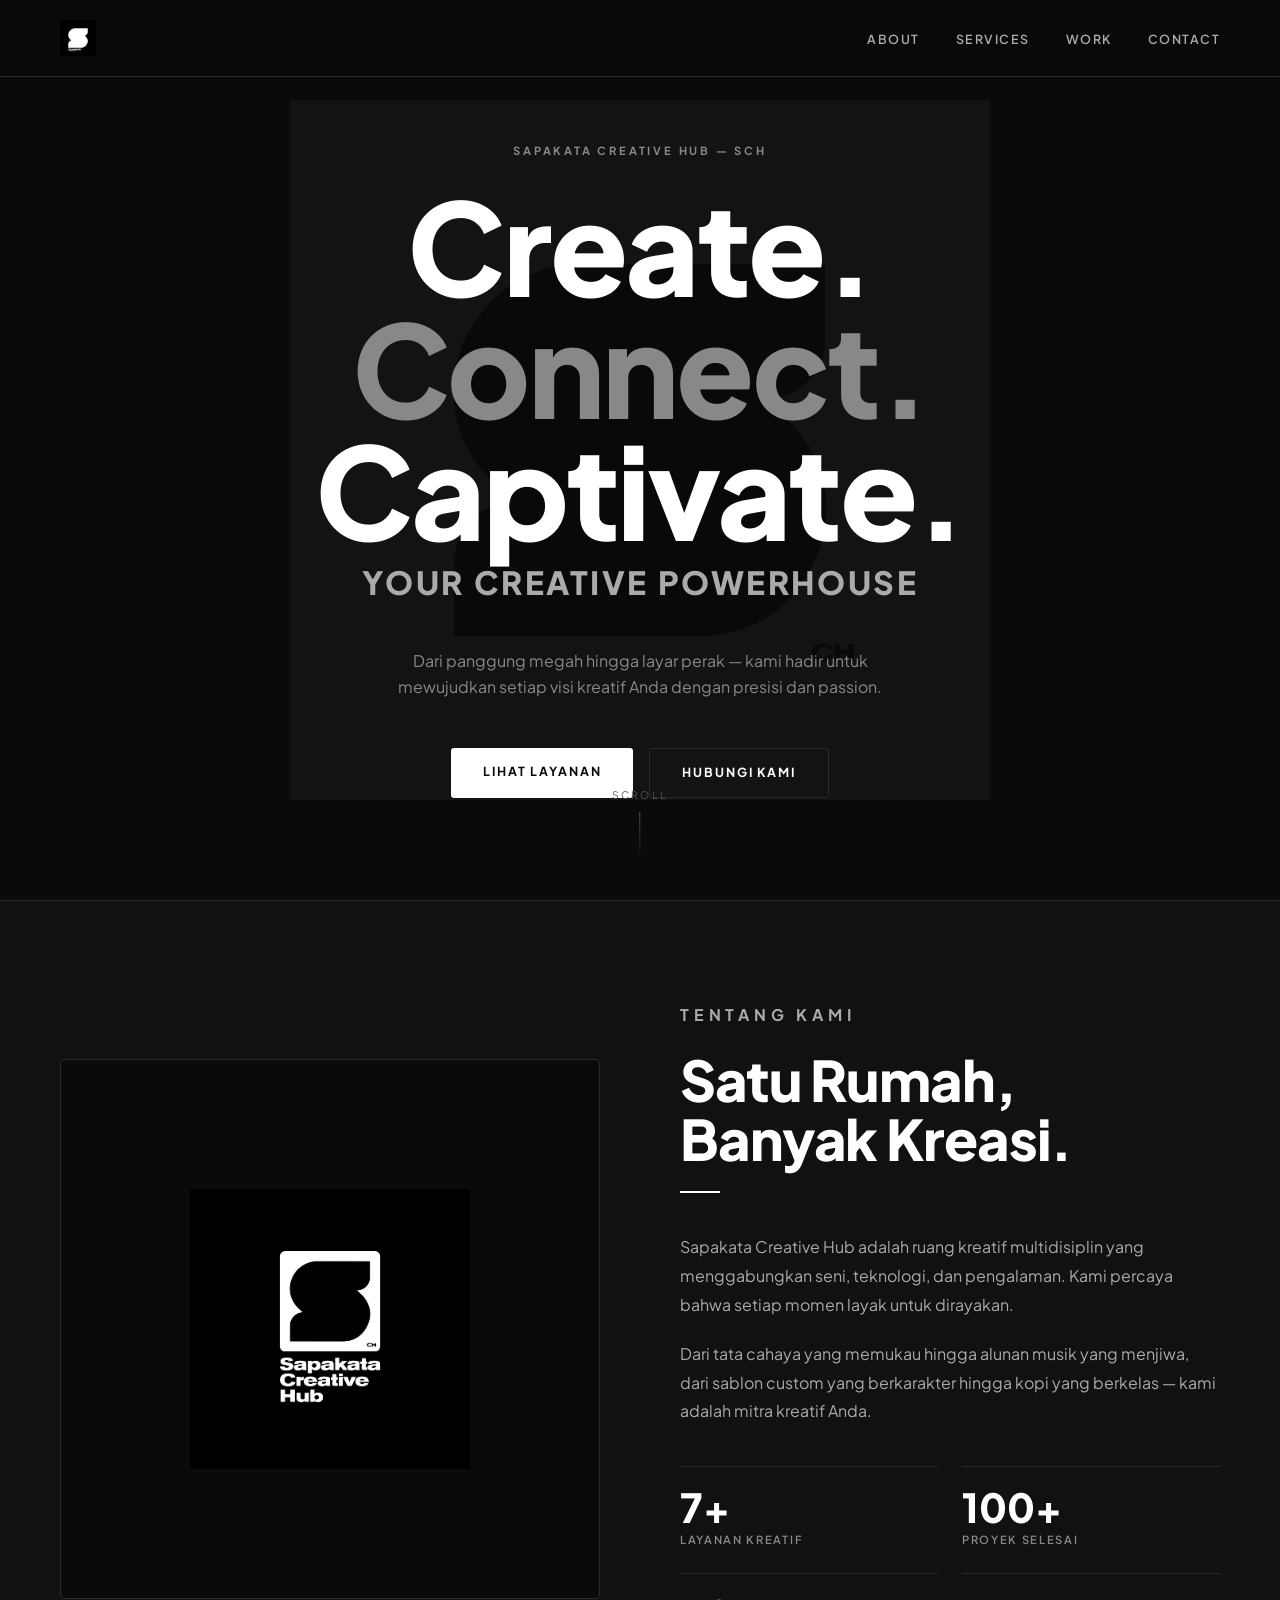
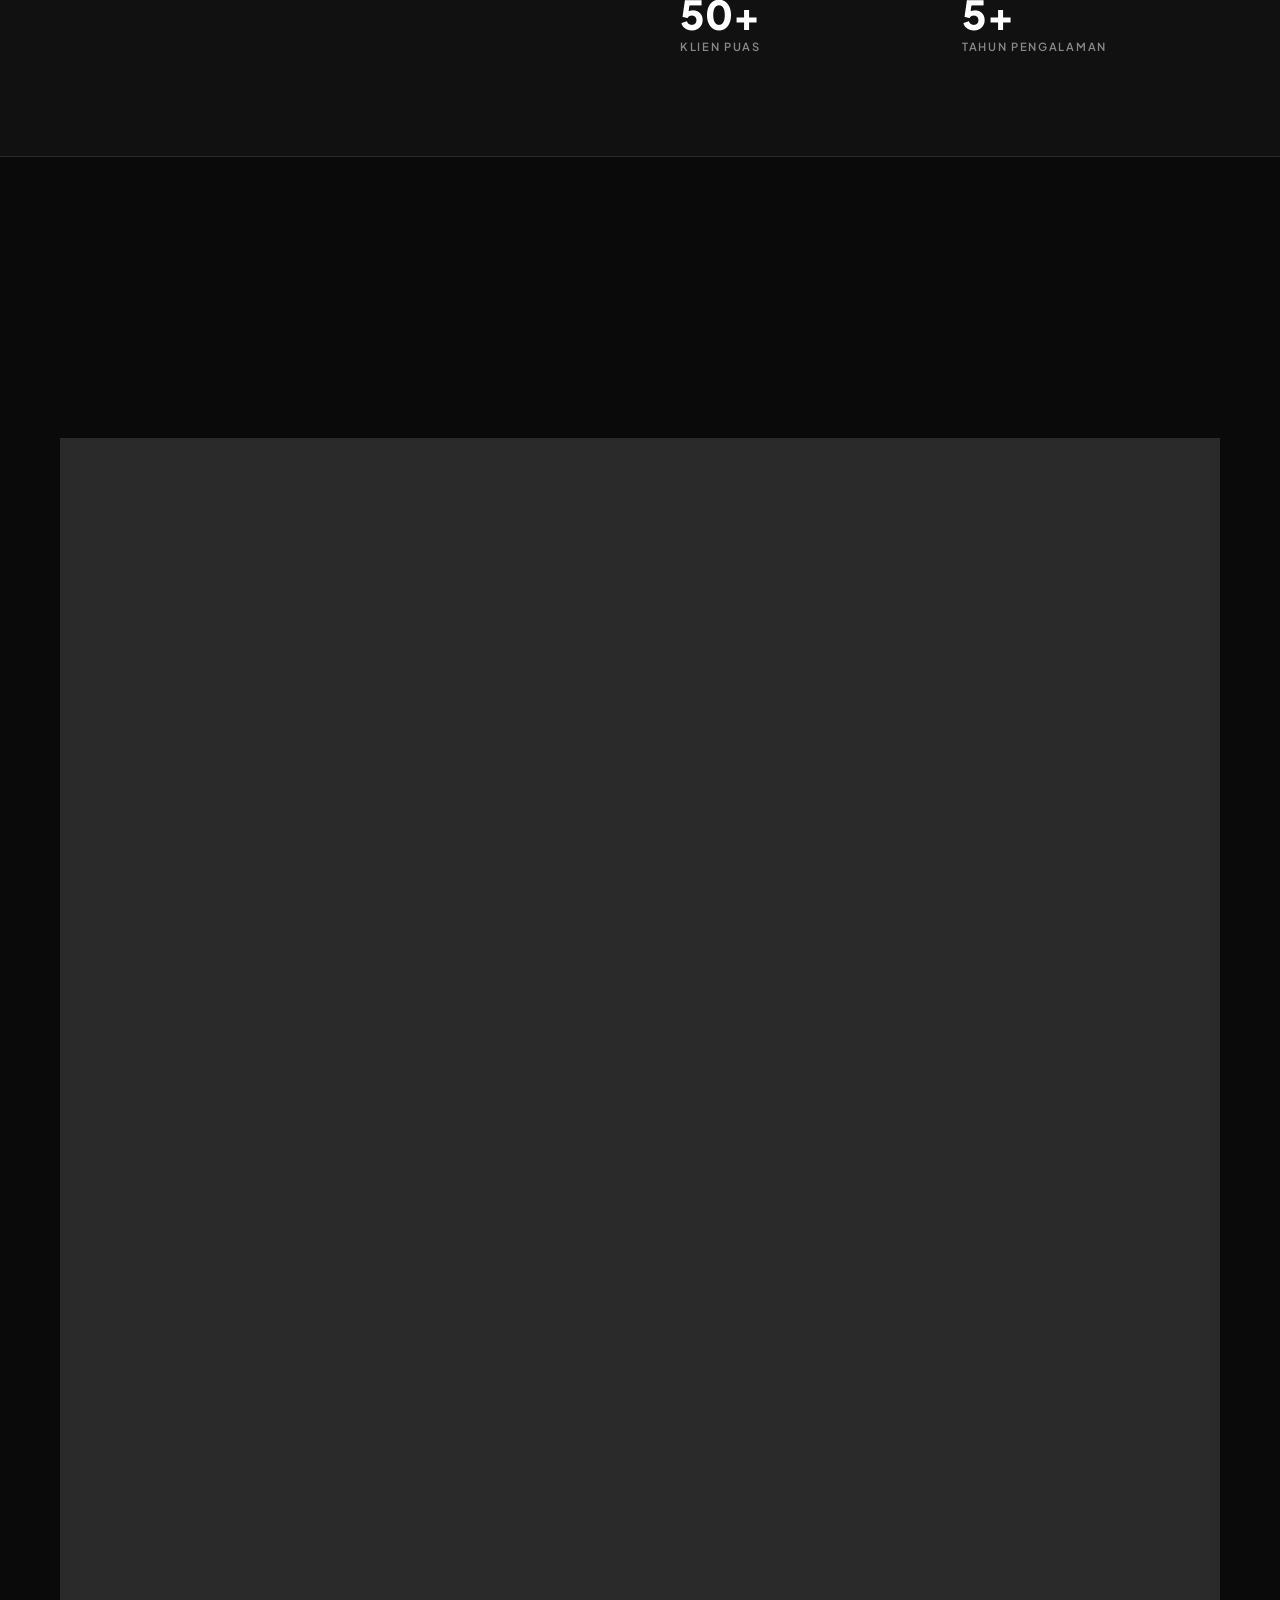
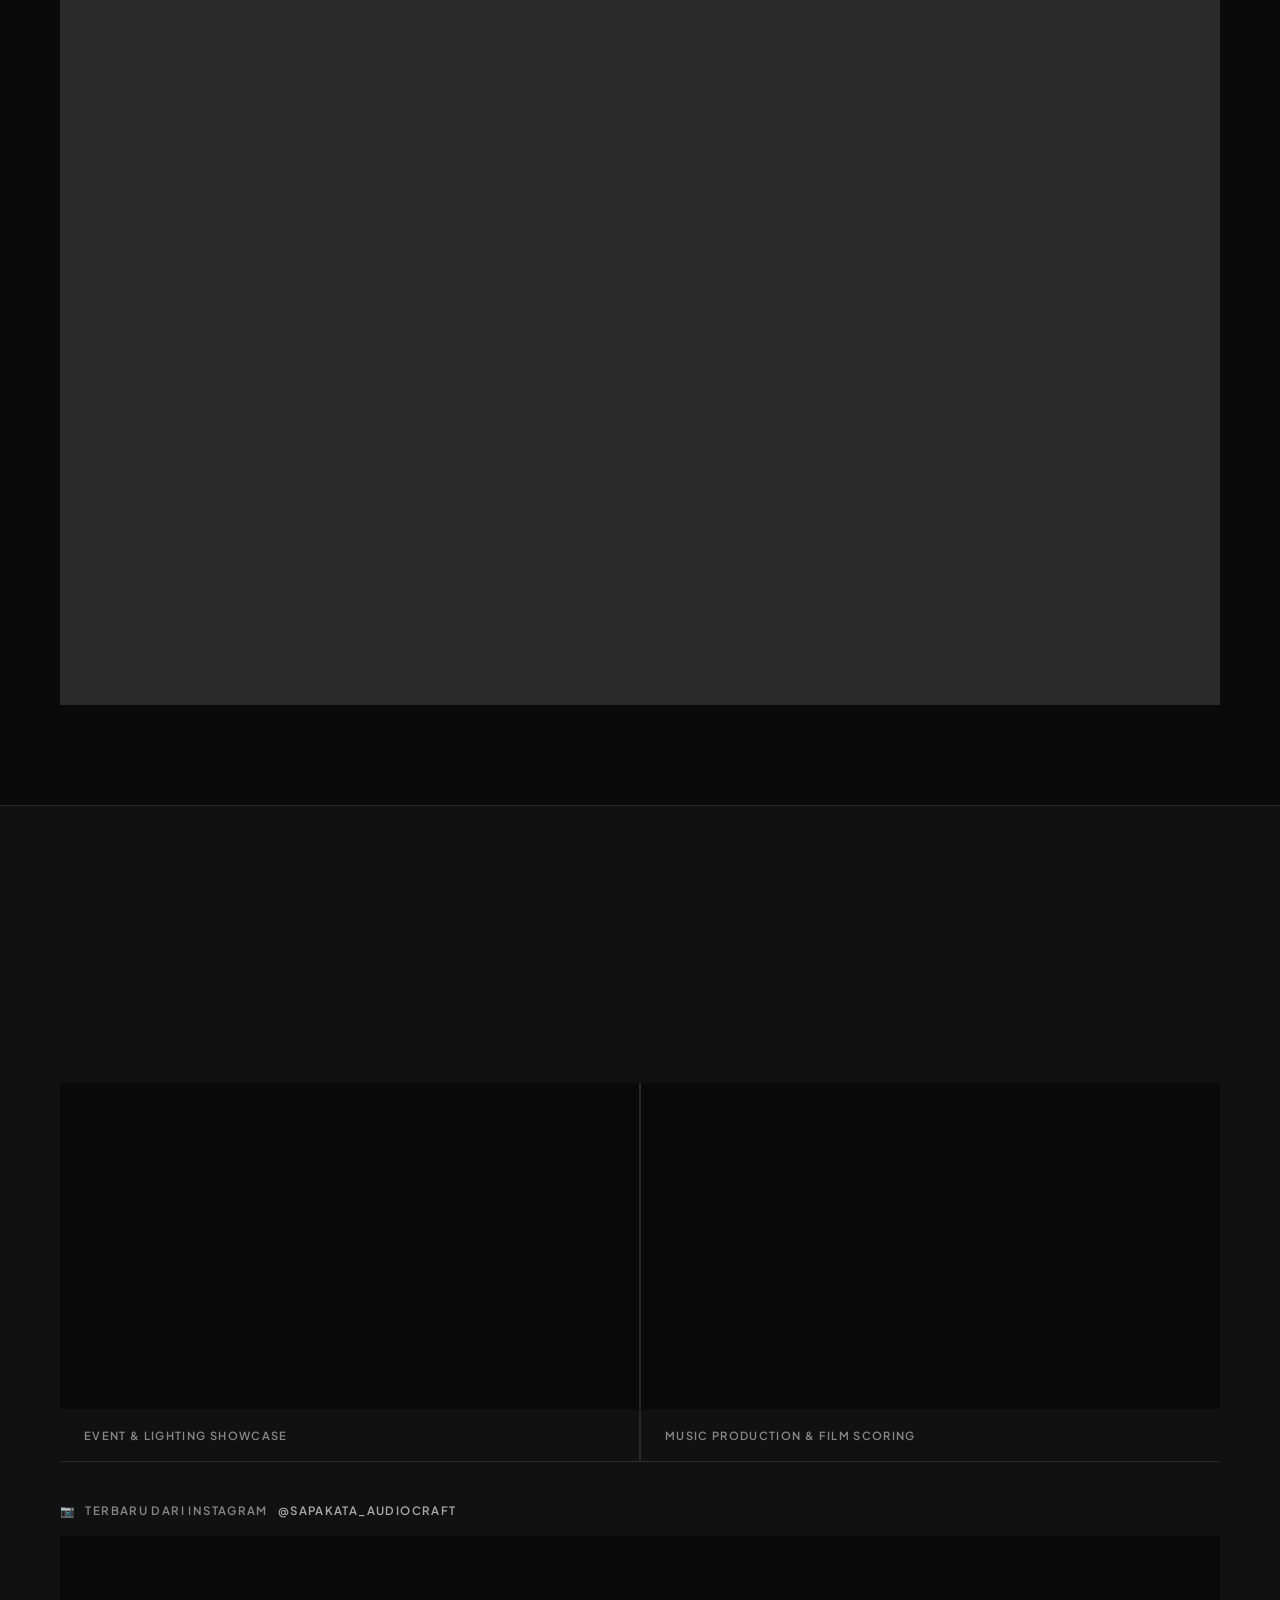
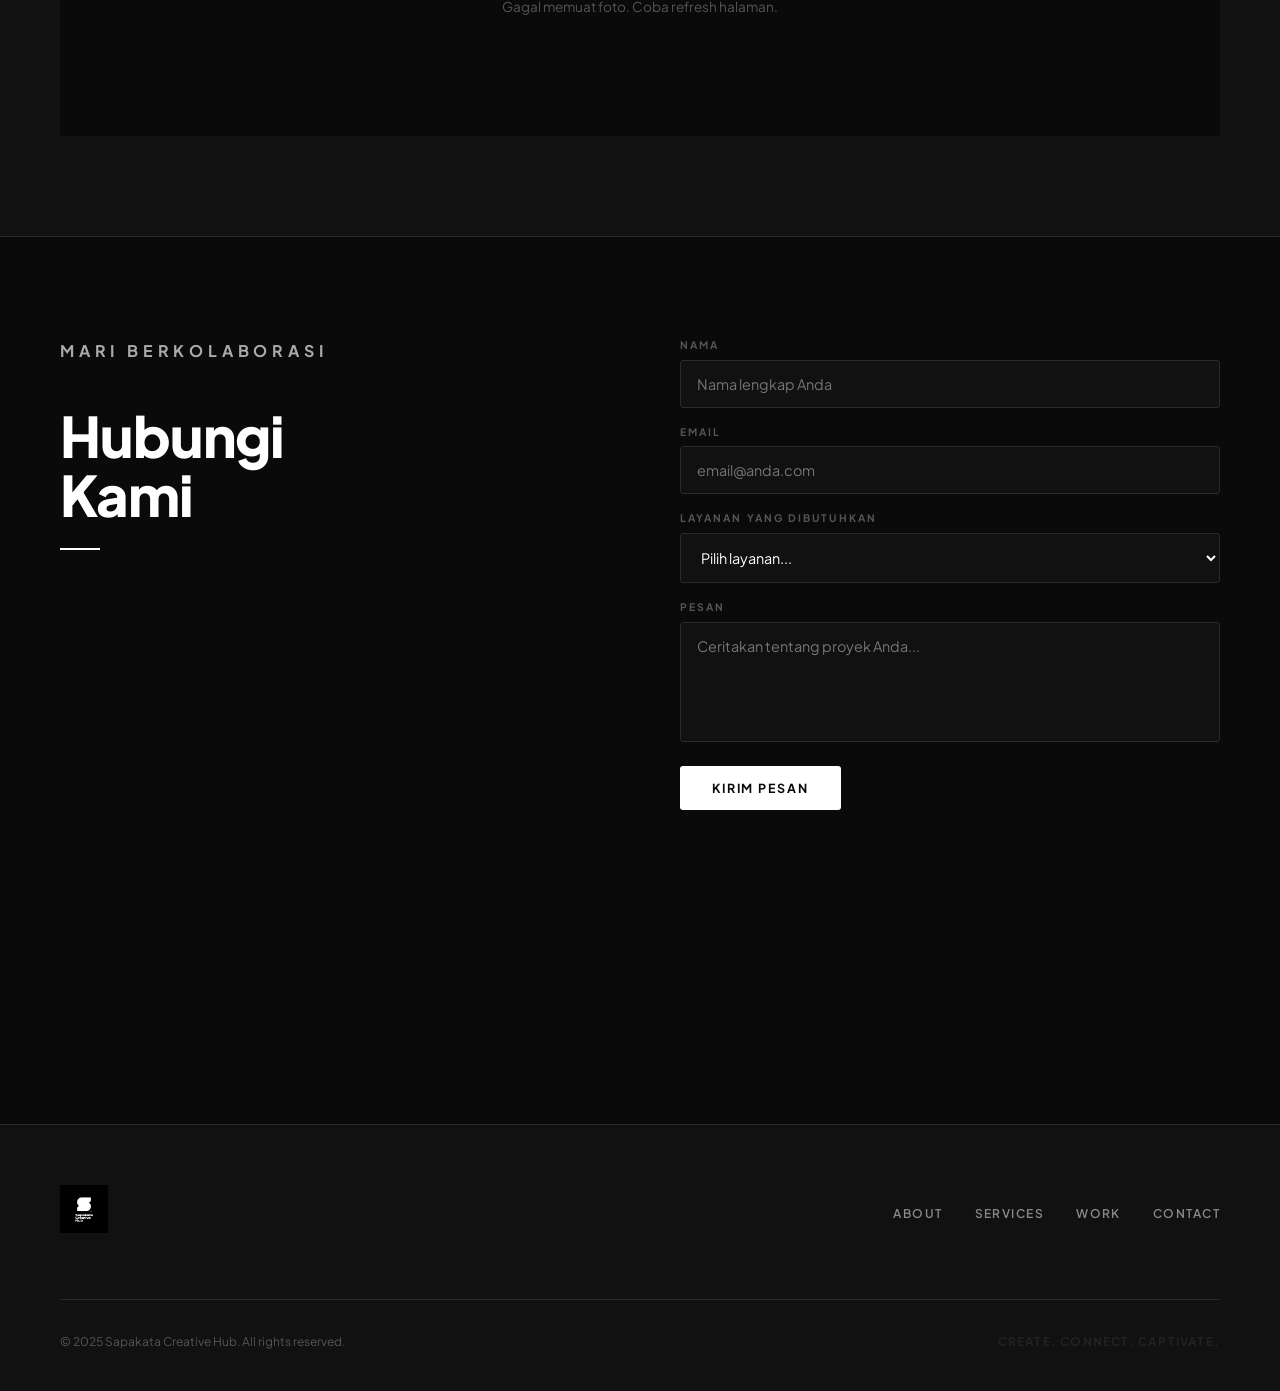
<file: index.html>
<!DOCTYPE html>
<html lang="id">
<head>
  <meta charset="UTF-8" />
  <meta name="viewport" content="width=device-width, initial-scale=1.0" />
  <title>Sapakata Creative Hub</title>
  <meta name="description" content="Sapakata Creative Hub — Lighting & Sound, Event Management, Custom Sablon, Food & Drink, Film & Dokumentari, Music Production, Film Scoring and Foley." />
  <meta property="og:title" content="Sapakata Creative Hub" />
  <meta property="og:description" content="Your one-stop creative powerhouse." />
  <meta property="og:image" content="assets/logo/sapakata n-02.png" />
  <link rel="icon" type="image/png" href="assets/logo/sapakata n-01.png" />
  <link rel="preconnect" href="https://fonts.googleapis.com" />
  <link rel="preconnect" href="https://fonts.gstatic.com" crossorigin />
  <link href="https://fonts.googleapis.com/css2?family=Plus+Jakarta+Sans:wght@400;600;700;800;900&display=swap" rel="stylesheet" />
  <link rel="stylesheet" href="style.css" />
</head>
<body>

  <!-- ===== NAVBAR ===== -->
  <nav>
    <a href="#hero" class="nav-logo">
      <img src="assets/logo/sapakata n-08.png" alt="Sapakata Creative Hub" />
    </a>
    <ul class="nav-links">
      <li><a href="#about">About</a></li>
      <li><a href="#services">Services</a></li>
      <li><a href="#portfolio">Work</a></li>
      <li><a href="#contact">Contact</a></li>
    </ul>
    <div class="nav-burger" id="nav-burger" aria-label="Menu">
      <span></span><span></span><span></span>
    </div>
  </nav>

  <!-- ===== MOBILE NAV ===== -->
  <div class="mobile-nav" id="mobile-nav">
    <button class="mobile-nav-close" id="mobile-close">&#x2715;</button>
    <a href="#about">About</a>
    <a href="#services">Services</a>
    <a href="#portfolio">Work</a>
    <a href="#contact">Contact</a>
  </div>

  <!-- ===== HERO ===== -->
  <section id="hero">
    <img class="hero-bg-mark" src="assets/logo/sapakata n-01.png" alt="" aria-hidden="true" />

    <p class="hero-eyebrow">Sapakata Creative Hub &mdash; SCH</p>
    <h1 class="hero-title">Create.<br /><span>Connect.</span><br />Captivate.</h1>
    <p class="hero-sub">Your Creative Powerhouse</p>
    <p class="hero-desc">
      Dari panggung megah hingga layar perak — kami hadir untuk mewujudkan setiap visi kreatif Anda dengan presisi dan passion.
    </p>
    <div class="hero-cta">
      <a href="#services" class="btn btn-white">Lihat Layanan</a>
      <a href="#contact" class="btn btn-outline">Hubungi Kami</a>
    </div>

    <div class="hero-scroll">
      <span>Scroll</span>
      <div class="scroll-line"></div>
    </div>
  </section>

  <!-- ===== ABOUT ===== -->
  <section id="about">
    <div class="about-grid">
      <div class="about-logo-block reveal">
        <img src="assets/logo/sapakata n-04.png" alt="Sapakata Creative Hub Logo" />
      </div>
      <div class="about-text">
        <p class="section-label reveal">Tentang Kami</p>
        <h2 class="section-title reveal">Satu Rumah,<br />Banyak Kreasi.</h2>
        <div class="divider reveal"></div>
        <p class="reveal">
          Sapakata Creative Hub adalah ruang kreatif multidisiplin yang menggabungkan seni, teknologi, dan pengalaman. Kami percaya bahwa setiap momen layak untuk dirayakan.
        </p>
        <p class="reveal">
          Dari tata cahaya yang memukau hingga alunan musik yang menjiwa, dari sablon custom yang berkarakter hingga kopi yang berkelas — kami adalah mitra kreatif Anda.
        </p>
        <div class="about-stats">
          <div class="stat-box reveal">
            <div class="stat-num">7+</div>
            <div class="stat-label">Layanan Kreatif</div>
          </div>
          <div class="stat-box reveal">
            <div class="stat-num">100+</div>
            <div class="stat-label">Proyek Selesai</div>
          </div>
          <div class="stat-box reveal">
            <div class="stat-num">50+</div>
            <div class="stat-label">Klien Puas</div>
          </div>
          <div class="stat-box reveal">
            <div class="stat-num">5+</div>
            <div class="stat-label">Tahun Pengalaman</div>
          </div>
        </div>
      </div>
    </div>
  </section>

  <!-- ===== SERVICES ===== -->
  <section id="services">
    <div class="services-header">
      <p class="section-label reveal">Apa yang Kami Lakukan</p>
      <h2 class="section-title reveal">Layanan Kami</h2>
      <div class="divider reveal"></div>
    </div>

    <div class="services-grid">

      <div class="service-card reveal">
        <p class="service-num">01</p>
        <span class="service-icon">&#127818;</span>
        <h3 class="service-name">Lighting &amp; Sound</h3>
        <p class="service-desc">Tata cahaya dan sistem audio profesional untuk konser, event korporat, pernikahan, dan pertunjukan panggung. Kami menghadirkan atmosfer yang memukau.
      </div>

      <div class="service-card reveal">
        <p class="service-num">02</p>
        <span class="service-icon">&#127881;</span>
        <h3 class="service-name">Event Management</h3>
        <p class="service-desc">Perencanaan dan eksekusi event dari A sampai Z. Corporate gathering, product launch, festival, pernikahan — kami pastikan setiap detail berjalan sempurna.</p>
      </div>

      <div class="service-card reveal">
        <p class="service-num">03</p>
        <span class="service-icon">&#128392;</span>
        <h3 class="service-name">Custom Sablon</h3>
        <p class="service-desc">Cetak kaos, merchandise, dan apparel custom berkualitas tinggi. Desain unik, hasil tahan lama, cocok untuk seragam tim, branding event, hingga koleksi personal.</p[...]
      </div>

      <div class="service-card reveal">
        <p class="service-num">04</p>
        <span class="service-icon">&#127860;</span>
        <h3 class="service-name">Food &amp; Drink</h3>
        <p class="service-desc">Layanan catering dan konsep F&amp;B kreatif untuk berbagai acara. Dari coffee break profesional hingga gala dinner mewah — kami sajikan pengalaman kuliner yang b[...]
      </div>

      <div class="service-card reveal">
        <p class="service-num">05</p>
        <span class="service-icon">&#127909;</span>
        <h3 class="service-name">Film &amp; Dokumentari</h3>
        <p class="service-desc">Produksi video, film pendek, dan dokumentari yang kuat secara naratif dan estetika. Kami mendokumentasikan kisah Anda dengan sudut pandang sinematik yang autentik.[...]
      </div>

      <div class="service-card reveal">
        <p class="service-num">06</p>
        <span class="service-icon">&#127911;</span>
        <h3 class="service-name">Music Production</h3>
        <p class="service-desc">Rekaman, mixing, dan mastering di studio dengan peralatan profesional. Dari single indie hingga album penuh — kami wujudkan suara Anda menjadi karya yang siap rilis.
      </div>

      <div class="service-card reveal">
        <p class="service-num">07</p>
        <span class="service-icon">&#127908;</span>
        <h3 class="service-name">Film Scoring &amp; Foley</h3>
        <p class="service-desc">Komposisi musik orisinal dan desain suara untuk film, iklan, dan konten digital. Setiap frame mendapatkan nyawanya melalui scoring dan foley yang presisi.</p>
      </div>

    </div>
  </section>

  <!-- ===== PORTFOLIO ===== -->
  <section id="portfolio">
    <div class="portfolio-header">
      <p class="section-label reveal">Karya Kami</p>
      <h2 class="section-title reveal">Portofolio</h2>
      <div class="divider reveal"></div>
    </div>

    <!-- Video embeds -->
    <div class="portfolio-grid reveal">
      <div class="video-block">
        <iframe
          src="https://www.youtube.com/embed/dQw4w9WgXcQ?rel=0&modestbranding=1&color=white"
          title="Sapakata Creative Hub — Event Showcase"
          allow="accelerometer; autoplay; clipboard-write; encrypted-media; gyroscope; picture-in-picture"
          allowfullscreen
        ></iframe>
      </div>
      <div class="video-block">
        <iframe
          src="https://www.youtube.com/embed/9bZkp7q19f0?rel=0&modestbranding=1&color=white"
          title="Sapakata Creative Hub — Music Production"
          allow="accelerometer; autoplay; clipboard-write; encrypted-media; gyroscope; picture-in-picture"
          allowfullscreen
        ></iframe>
      </div>
    </div>
    <div class="video-label">
      <div class="video-label-item">Event &amp; Lighting Showcase</div>
      <div class="video-label-item">Music Production &amp; Film Scoring</div>
    </div>

    <!-- Instagram feed — auto dari Behold -->
    <div class="ig-section reveal">
      <p class="ig-label">
        <span>&#x1F4F7;</span> Terbaru dari Instagram
        <a href="https://www.instagram.com/sapakata_audiocraft/" target="_blank" rel="noopener">@sapakata_audiocraft</a>
      </p>
      <div class="photo-grid" id="instagram-grid">
        <!-- Diisi oleh script.js via Behold API -->
        <div class="ig-loading" id="ig-loading">
          <span class="ig-loading-dot"></span>
          <span class="ig-loading-dot"></span>
          <span class="ig-loading-dot"></span>
        </div>
      </div>
    </div>
  </section>

  <!-- ===== CONTACT ===== -->
  <section id="contact">
    <div class="contact-inner">
      <div class="contact-info">
        <p class="section-label reveal">Mari Berkolaborasi</p>
        <h2 class="section-title reveal">Hubungi<br />Kami</h2>
        <div class="divider reveal"></div>
        <p class="reveal">
          Punya ide besar? Butuh partner kreatif yang bisa mewujudkannya? Kami siap mendengar dan berkolaborasi untuk menciptakan sesuatu yang luar biasa bersama Anda.
        </p>
        <div class="contact-details reveal">
          <div class="contact-item">
            <span class="contact-item-label">Email</span>
            <span class="contact-item-val"><a href="mailto:hello@sapakata.id">hello@sapakata.id</a></span>
          </div>
          <div class="contact-item">
            <span class="contact-item-label">Instagram</span>
            <span class="contact-item-val"><a href="https://instagram.com/sapakata.creativehub" target="_blank" rel="noopener">@sapakata.creativehub</a></span>
          </div>
          <div class="contact-item">
            <span class="contact-item-label">WhatsApp</span>
            <span class="contact-item-val"><a href="https://wa.me/6282280162473" target="_blank" rel="noopener">+62 822-8016-2473</a></span>
          </div>
          <div class="contact-item">
            <span class="contact-item-label">Lokasi</span>
            <span class="contact-item-val">Indonesia</span>
          </div>
        </div>
      </div>

      <form class="contact-form reveal" id="contact-form">
        <div class="form-group">
          <label for="name">Nama</label>
          <input type="text" id="name" name="name" placeholder="Nama lengkap Anda" required />
        </div>
        <div class="form-group">
          <label for="email">Email</label>
          <input type="email" id="email" name="email" placeholder="email@anda.com" required />
        </div>
        <div class="form-group">
          <label for="service">Layanan yang Dibutuhkan</label>
          <select id="service" name="service">
            <option value="">Pilih layanan...</option>
            <option>Lighting &amp; Sound</option>
            <option>Event Management</option>
            <option>Custom Sablon</option>
            <option>Food &amp; Drink</option>
            <option>Film &amp; Dokumentari</option>
            <option>Music Production</option>
            <option>Film Scoring &amp; Foley</option>
            <option>Kombinasi Layanan</option>
          </select>
        </div>
        <div class="form-group">
          <label for="message">Pesan</label>
          <textarea id="message" name="message" rows="5" placeholder="Ceritakan tentang proyek Anda..." required></textarea>
        </div>
        <div class="form-submit">
          <button type="submit" class="btn btn-white">Kirim Pesan</button>
        </div>
      </form>
    </div>
  </section>

  <!-- ===== FOOTER AREA ===== -->
  <footer>
    <div class="footer-inner">
      <div class="footer-top">
        <div class="footer-logo">
          <img src="assets/logo/sapakata n-06.png" alt="Sapakata Creative Hub" />
        </div>
        <ul class="footer-nav">
          <li><a href="#about">About</a></li>
          <li><a href="#services">Services</a></li>
          <li><a href="#portfolio">Work</a></li>
          <li><a href="#contact">Contact</a></li>
        </ul>
      </div>
      <div class="footer-bottom">
        <p class="footer-copy">&copy; 2025 Sapakata Creative Hub. All rights reserved.</p>
        <p class="footer-tagline">Create. Connect. Captivate.</p>
      </div>
    </div>
  </footer>

  <script src="script.js"></script>
</body>
</html>
</file>
<file: style.css>
/* ===== RESET & BASE ===== */
*, *::before, *::after { box-sizing: border-box; margin: 0; padding: 0; }

:root {
  --black: #0a0a0a;
  --black-soft: #111111;
  --black-mid: #1a1a1a;
  --grey-dark: #222222;
  --grey-mid: #555555;
  --grey-light: #888888;
  --grey-border: #2a2a2a;
  --white: #ffffff;
  --white-dim: #e8e8e8;
  --white-muted: #aaaaaa;
  --font: 'Plus Jakarta Sans', 'Inter', sans-serif;
}

html { scroll-behavior: smooth; }

body {
  font-family: var(--font);
  background-color: var(--black);
  color: var(--white);
  line-height: 1.6;
  overflow-x: hidden;
}

/* ===== SCROLLBAR ===== */
::-webkit-scrollbar { width: 4px; }
::-webkit-scrollbar-track { background: var(--black); }
::-webkit-scrollbar-thumb { background: var(--grey-mid); border-radius: 2px; }

/* ===== NAVBAR ===== */
nav {
  position: fixed;
  top: 0;
  left: 0;
  right: 0;
  z-index: 100;
  display: flex;
  align-items: center;
  justify-content: space-between;
  padding: 20px 60px;
  background: rgba(10, 10, 10, 0.85);
  backdrop-filter: blur(12px);
  -webkit-backdrop-filter: blur(12px);
  border-bottom: 1px solid var(--grey-border);
  transition: padding 0.3s ease;
}

nav.scrolled { padding: 14px 60px; }

.nav-logo {
  display: flex;
  align-items: center;
  gap: 12px;
  text-decoration: none;
}

.nav-logo img {
  height: 36px;
  width: auto;
}

.nav-logo span {
  font-size: 0.85rem;
  font-weight: 700;
  letter-spacing: 0.12em;
  text-transform: uppercase;
  color: var(--white);
}

.nav-links {
  display: flex;
  align-items: center;
  gap: 36px;
  list-style: none;
}

.nav-links a {
  font-size: 0.78rem;
  font-weight: 600;
  letter-spacing: 0.12em;
  text-transform: uppercase;
  color: var(--white-muted);
  text-decoration: none;
  transition: color 0.2s;
}

.nav-links a:hover { color: var(--white); }

.nav-burger {
  display: none;
  flex-direction: column;
  gap: 5px;
  cursor: pointer;
  padding: 4px;
}
.nav-burger span {
  display: block;
  width: 24px;
  height: 2px;
  background: var(--white);
  transition: all 0.3s;
}

/* ===== MOBILE NAV ===== */
.mobile-nav {
  display: none;
  position: fixed;
  inset: 0;
  background: var(--black);
  z-index: 99;
  flex-direction: column;
  align-items: center;
  justify-content: center;
  gap: 40px;
}
.mobile-nav.open { display: flex; }
.mobile-nav a {
  font-size: 2rem;
  font-weight: 800;
  letter-spacing: 0.05em;
  text-transform: uppercase;
  color: var(--white);
  text-decoration: none;
  opacity: 0.85;
  transition: opacity 0.2s;
}
.mobile-nav a:hover { opacity: 1; }
.mobile-nav-close {
  position: absolute;
  top: 24px;
  right: 28px;
  font-size: 2rem;
  cursor: pointer;
  color: var(--white-muted);
  background: none;
  border: none;
  line-height: 1;
}

/* ===== HERO ===== */
#hero {
  min-height: 100vh;
  display: flex;
  flex-direction: column;
  align-items: center;
  justify-content: center;
  text-align: center;
  padding: 120px 40px 80px;
  position: relative;
  overflow: hidden;
}

.hero-bg-mark {
  position: absolute;
  top: 50%;
  left: 50%;
  transform: translate(-50%, -50%);
  width: 70vw;
  max-width: 700px;
  opacity: 0.04;
  pointer-events: none;
  user-select: none;
}

.hero-eyebrow {
  font-size: 0.7rem;
  font-weight: 700;
  letter-spacing: 0.25em;
  text-transform: uppercase;
  color: var(--grey-light);
  margin-bottom: 24px;
  opacity: 0;
  animation: fadeUp 0.8s 0.2s forwards;
}

.hero-title {
  font-size: clamp(3rem, 10vw, 8rem);
  font-weight: 900;
  letter-spacing: -0.02em;
  line-height: 0.95;
  color: var(--white);
  margin-bottom: 8px;
  opacity: 0;
  animation: fadeUp 0.8s 0.35s forwards;
}

.hero-title span {
  color: var(--grey-light);
}

.hero-sub {
  font-size: clamp(1.2rem, 3vw, 2rem);
  font-weight: 800;
  letter-spacing: 0.08em;
  text-transform: uppercase;
  color: var(--white-muted);
  margin-bottom: 40px;
  opacity: 0;
  animation: fadeUp 0.8s 0.5s forwards;
}

.hero-desc {
  font-size: 1rem;
  font-weight: 400;
  color: var(--grey-light);
  max-width: 520px;
  margin: 0 auto 48px;
  opacity: 0;
  animation: fadeUp 0.8s 0.65s forwards;
}

.hero-cta {
  display: flex;
  gap: 16px;
  justify-content: center;
  flex-wrap: wrap;
  opacity: 0;
  animation: fadeUp 0.8s 0.8s forwards;
}

.btn {
  display: inline-block;
  padding: 14px 32px;
  font-family: var(--font);
  font-size: 0.78rem;
  font-weight: 700;
  letter-spacing: 0.15em;
  text-transform: uppercase;
  text-decoration: none;
  border-radius: 3px;
  transition: all 0.25s;
  cursor: pointer;
  border: none;
}

.btn-white {
  background: var(--white);
  color: var(--black);
}
.btn-white:hover {
  background: var(--white-dim);
  transform: translateY(-2px);
}

.btn-outline {
  background: transparent;
  color: var(--white);
  border: 1.5px solid var(--grey-border);
}
.btn-outline:hover {
  border-color: var(--white-muted);
  transform: translateY(-2px);
}

.hero-scroll {
  position: absolute;
  bottom: 40px;
  left: 50%;
  transform: translateX(-50%);
  display: flex;
  flex-direction: column;
  align-items: center;
  gap: 8px;
  opacity: 0;
  animation: fadeIn 1s 1.2s forwards;
}
.hero-scroll span {
  font-size: 0.65rem;
  letter-spacing: 0.2em;
  text-transform: uppercase;
  color: var(--grey-mid);
}
.scroll-line {
  width: 1px;
  height: 48px;
  background: linear-gradient(to bottom, var(--grey-mid), transparent);
  animation: scrollPulse 2s infinite;
}

/* ===== SECTION BASE ===== */
section { padding: 100px 60px; }

.section-label {
  font-size: 0.65rem;
  font-weight: 700;
  letter-spacing: 0.3em;
  text-transform: uppercase;
  color: var(--grey-mid);
  margin-bottom: 16px;
}

.section-title {
  font-size: clamp(2rem, 5vw, 3.5rem);
  font-weight: 900;
  letter-spacing: -0.02em;
  line-height: 1.05;
  color: var(--white);
  margin-bottom: 24px;
}

.divider {
  width: 40px;
  height: 2px;
  background: var(--white);
  margin-bottom: 40px;
}

/* ===== ABOUT ===== */
#about {
  background: var(--black-soft);
  border-top: 1px solid var(--grey-border);
}

.about-grid {
  display: grid;
  grid-template-columns: 1fr 1fr;
  gap: 80px;
  align-items: center;
  max-width: 1200px;
  margin: 0 auto;
}

.about-logo-block {
  display: flex;
  align-items: center;
  justify-content: center;
  background: var(--black);
  border: 1px solid var(--grey-border);
  border-radius: 4px;
  padding: 60px;
  aspect-ratio: 1;
}

.about-logo-block img {
  width: 100%;
  max-width: 280px;
}

.about-text p {
  font-size: 1rem;
  color: var(--white-muted);
  line-height: 1.8;
  margin-bottom: 20px;
}

.about-stats {
  display: grid;
  grid-template-columns: 1fr 1fr;
  gap: 24px;
  margin-top: 40px;
}

.stat-box {
  border-top: 1px solid var(--grey-border);
  padding-top: 20px;
}

.stat-num {
  font-size: 2.5rem;
  font-weight: 900;
  color: var(--white);
  line-height: 1;
  margin-bottom: 4px;
}

.stat-label {
  font-size: 0.7rem;
  font-weight: 600;
  letter-spacing: 0.15em;
  text-transform: uppercase;
  color: var(--grey-light);
}

/* ===== SERVICES ===== */
#services {
  background: var(--black);
  border-top: 1px solid var(--grey-border);
}

.services-header {
  max-width: 1200px;
  margin: 0 auto 64px;
}

.services-grid {
  display: grid;
  grid-template-columns: repeat(auto-fit, minmax(300px, 1fr));
  gap: 1px;
  background: var(--grey-border);
  border: 1px solid var(--grey-border);
  max-width: 1200px;
  margin: 0 auto;
}

.service-card {
  background: var(--black);
  padding: 48px 40px;
  transition: background 0.3s;
  cursor: default;
}

.service-card:hover { background: var(--black-mid); }

.service-num {
  font-size: 0.65rem;
  font-weight: 700;
  letter-spacing: 0.2em;
  color: var(--grey-mid);
  margin-bottom: 24px;
}

.service-icon {
  font-size: 2rem;
  margin-bottom: 16px;
  display: block;
}

.service-name {
  font-size: 1.3rem;
  font-weight: 800;
  color: var(--white);
  margin-bottom: 12px;
  letter-spacing: -0.01em;
}

.service-desc {
  font-size: 0.875rem;
  color: var(--white-muted);
  line-height: 1.7;
}

/* ===== PORTFOLIO ===== */
#portfolio {
  background: var(--black-soft);
  border-top: 1px solid var(--grey-border);
}

.portfolio-header {
  max-width: 1200px;
  margin: 0 auto 60px;
}

.portfolio-grid {
  display: grid;
  grid-template-columns: 1fr 1fr;
  gap: 2px;
  background: var(--grey-border);
  max-width: 1200px;
  margin: 0 auto 2px;
}

.video-block {
  position: relative;
  background: var(--black);
  overflow: hidden;
  aspect-ratio: 16/9;
}

.video-block iframe {
  position: absolute;
  inset: 0;
  width: 100%;
  height: 100%;
  border: none;
}

.video-label {
  max-width: 1200px;
  margin: 0 auto;
  display: grid;
  grid-template-columns: 1fr 1fr;
  gap: 2px;
  background: var(--grey-border);
  border-bottom: 1px solid var(--grey-border);
}

.video-label-item {
  background: var(--black-soft);
  padding: 16px 24px;
  font-size: 0.7rem;
  font-weight: 600;
  letter-spacing: 0.12em;
  text-transform: uppercase;
  color: var(--grey-light);
}

/* Instagram section */
.ig-section {
  max-width: 1200px;
  margin: 40px auto 0;
}

.ig-label {
  font-size: 0.72rem;
  font-weight: 600;
  letter-spacing: 0.12em;
  text-transform: uppercase;
  color: var(--grey-light);
  margin-bottom: 16px;
  display: flex;
  align-items: center;
  gap: 10px;
}

.ig-label a {
  color: var(--white-muted);
  text-decoration: none;
  transition: color 0.2s;
}
.ig-label a:hover { color: var(--white); }

/* Photo grid */
.photo-grid {
  display: grid;
  grid-template-columns: repeat(3, 1fr);
  gap: 2px;
  background: var(--grey-border);
  min-height: 200px;
  position: relative;
}

.photo-item {
  aspect-ratio: 1;
  overflow: hidden;
  background: var(--black-mid);
  position: relative;
  display: block;
  text-decoration: none;
}

.photo-item img {
  width: 100%;
  height: 100%;
  object-fit: cover;
  filter: grayscale(100%);
  opacity: 0.75;
  transition: all 0.45s ease;
  display: block;
}

.photo-overlay {
  position: absolute;
  inset: 0;
  background: rgba(0,0,0,0);
  display: flex;
  align-items: flex-end;
  padding: 20px 16px;
  transition: background 0.35s ease;
}

.photo-caption {
  font-size: 0.78rem;
  font-weight: 600;
  color: var(--white);
  line-height: 1.4;
  opacity: 0;
  transform: translateY(8px);
  transition: all 0.3s ease;
  text-shadow: 0 1px 4px rgba(0,0,0,0.8);
  display: -webkit-box;
  -webkit-line-clamp: 2;
  -webkit-box-orient: vertical;
  overflow: hidden;
}

.photo-item:hover img {
  filter: grayscale(20%);
  opacity: 1;
  transform: scale(1.04);
}

.photo-item:hover .photo-overlay {
  background: rgba(0,0,0,0.45);
}

.photo-item:hover .photo-caption {
  opacity: 1;
  transform: translateY(0);
}

/* Loading state */
.ig-loading {
  position: absolute;
  inset: 0;
  display: flex;
  align-items: center;
  justify-content: center;
  gap: 8px;
  background: var(--black);
  grid-column: 1 / -1;
}

.ig-loading-dot {
  width: 8px;
  height: 8px;
  border-radius: 50%;
  background: var(--grey-mid);
  animation: dotPulse 1.2s infinite ease-in-out;
}
.ig-loading-dot:nth-child(2) { animation-delay: 0.2s; }
.ig-loading-dot:nth-child(3) { animation-delay: 0.4s; }

@keyframes dotPulse {
  0%, 80%, 100% { opacity: 0.25; transform: scale(0.85); }
  40%           { opacity: 1;    transform: scale(1); }
}

.ig-empty {
  grid-column: 1 / -1;
  padding: 60px 24px;
  text-align: center;
  font-size: 0.85rem;
  color: var(--grey-mid);
  background: var(--black);
}

/* ===== CONTACT ===== */
#contact {
  background: var(--black);
  border-top: 1px solid var(--grey-border);
}

.contact-inner {
  max-width: 1200px;
  margin: 0 auto;
  display: grid;
  grid-template-columns: 1fr 1fr;
  gap: 80px;
  align-items: start;
}

.contact-info p {
  font-size: 1rem;
  color: var(--white-muted);
  line-height: 1.8;
  margin-bottom: 40px;
}

.contact-details {
  display: flex;
  flex-direction: column;
  gap: 20px;
}

.contact-item {
  display: flex;
  flex-direction: column;
  gap: 4px;
  border-top: 1px solid var(--grey-border);
  padding-top: 16px;
}

.contact-item-label {
  font-size: 0.65rem;
  font-weight: 700;
  letter-spacing: 0.2em;
  text-transform: uppercase;
  color: var(--grey-mid);
}

.contact-item-val {
  font-size: 0.95rem;
  font-weight: 600;
  color: var(--white);
}

.contact-item-val a {
  color: var(--white);
  text-decoration: none;
  transition: color 0.2s;
}
.contact-item-val a:hover { color: var(--white-muted); }

/* Contact form */
.contact-form {
  display: flex;
  flex-direction: column;
  gap: 16px;
}

.form-group {
  display: flex;
  flex-direction: column;
  gap: 6px;
}

.form-group label {
  font-size: 0.65rem;
  font-weight: 700;
  letter-spacing: 0.2em;
  text-transform: uppercase;
  color: var(--grey-mid);
}

.form-group input,
.form-group select,
.form-group textarea {
  background: var(--black-soft);
  border: 1px solid var(--grey-border);
  color: var(--white);
  font-family: var(--font);
  font-size: 0.9rem;
  padding: 14px 16px;
  border-radius: 3px;
  outline: none;
  transition: border-color 0.2s;
  resize: none;
}

.form-group input:focus,
.form-group select:focus,
.form-group textarea:focus {
  border-color: var(--grey-mid);
}

.form-group select option { background: var(--black-soft); }

.form-submit {
  margin-top: 8px;
}

/* ===== FOOTER ===== */
footer {
  background: var(--black-soft);
  border-top: 1px solid var(--grey-border);
  padding: 60px 60px 40px;
}

.footer-inner {
  max-width: 1200px;
  margin: 0 auto;
}

.footer-top {
  display: flex;
  align-items: center;
  justify-content: space-between;
  margin-bottom: 60px;
}

.footer-logo img {
  height: 48px;
  width: auto;
}

.footer-nav {
  display: flex;
  gap: 32px;
  list-style: none;
}

.footer-nav a {
  font-size: 0.75rem;
  font-weight: 600;
  letter-spacing: 0.12em;
  text-transform: uppercase;
  color: var(--grey-light);
  text-decoration: none;
  transition: color 0.2s;
}
.footer-nav a:hover { color: var(--white); }

.footer-bottom {
  display: flex;
  align-items: center;
  justify-content: space-between;
  border-top: 1px solid var(--grey-border);
  padding-top: 32px;
}

.footer-copy {
  font-size: 0.75rem;
  color: var(--grey-mid);
}

.footer-tagline {
  font-size: 0.75rem;
  font-weight: 700;
  letter-spacing: 0.1em;
  text-transform: uppercase;
  color: var(--grey-dark);
}

/* ===== ANIMATIONS ===== */
@keyframes fadeUp {
  from { opacity: 0; transform: translateY(24px); }
  to   { opacity: 1; transform: translateY(0); }
}

@keyframes fadeIn {
  from { opacity: 0; }
  to   { opacity: 1; }
}

@keyframes scrollPulse {
  0%, 100% { opacity: 0.4; }
  50%       { opacity: 1; }
}

.reveal {
  opacity: 0;
  transform: translateY(32px);
  transition: opacity 0.7s ease, transform 0.7s ease;
}
.reveal.visible {
  opacity: 1;
  transform: translateY(0);
}

/* ===== RESPONSIVE ===== */
@media (max-width: 900px) {
  nav { padding: 18px 24px; }
  nav.scrolled { padding: 12px 24px; }
  .nav-links { display: none; }
  .nav-burger { display: flex; }
  section { padding: 80px 24px; }
  footer { padding: 48px 24px 32px; }

  .about-grid { grid-template-columns: 1fr; gap: 40px; }
  .about-logo-block { padding: 40px; max-width: 320px; margin: 0 auto; }

  .services-grid { grid-template-columns: 1fr; }
  .service-card { padding: 36px 28px; }

  .portfolio-grid { grid-template-columns: 1fr; }
  .video-label { grid-template-columns: 1fr; }
  .photo-grid { grid-template-columns: repeat(3, 1fr); }

  .contact-inner { grid-template-columns: 1fr; gap: 48px; }

  .footer-top { flex-direction: column; gap: 32px; align-items: flex-start; }
  .footer-bottom { flex-direction: column; gap: 12px; align-items: flex-start; }
}

@media (max-width: 480px) {
  .hero-title { letter-spacing: -0.01em; }
  .about-stats { grid-template-columns: 1fr; }
  .photo-grid { grid-template-columns: repeat(3, 1fr); }
}
</file>
